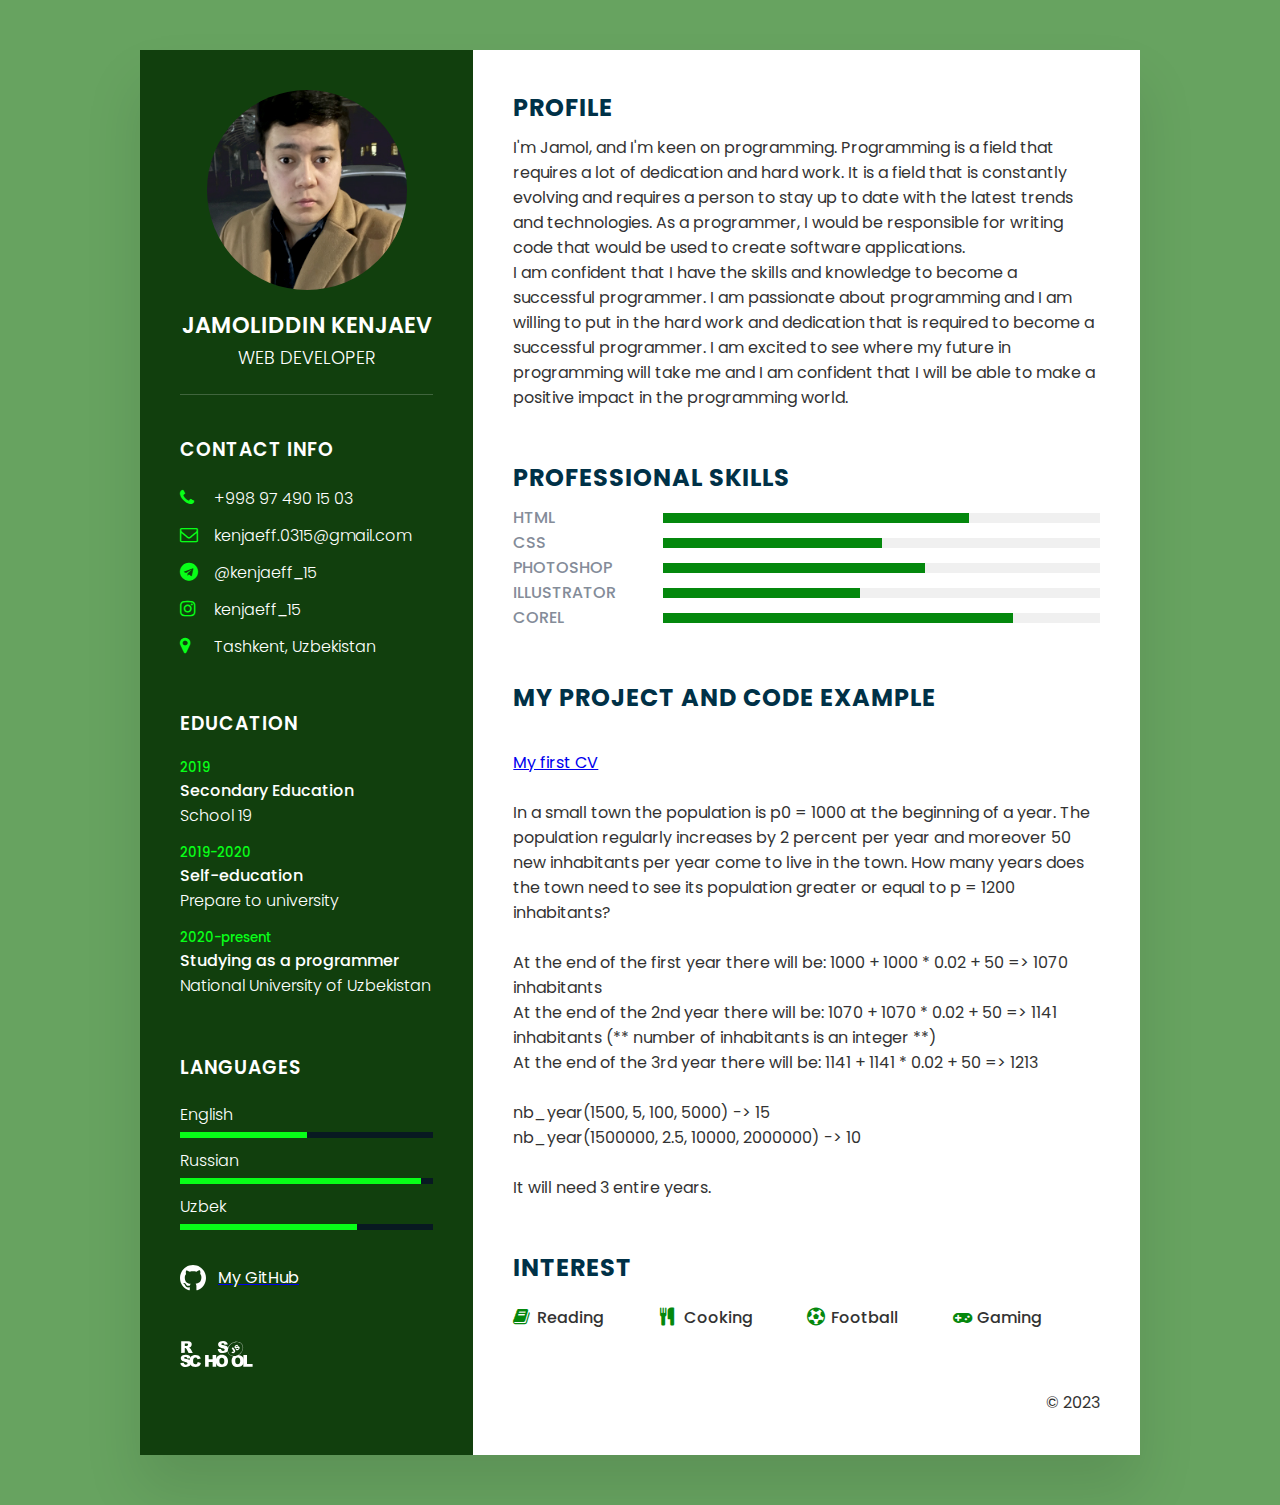
<file: index.html>
<!DOCTYPE html>
<html lang="en">
  <head>
    <meta charset="UTF-8" />
    <meta name="viewport" content="width=device-width, initial-scale=1.0" />
    <link
      rel="stylesheet"
      href="https://cdnjs.cloudflare.com/ajax/libs/font-awesome/4.7.0/css/font-awesome.css"
      integrity="sha512-5A8nwdMOWrSz20fDsjczgUidUBR8liPYU+WymTZP1lmY9G6Oc7HlZv156XqnsgNUzTyMefFTcsFH/tnJE/+xBg=="
      crossorigin="anonymous"
      referrerpolicy="no-referrer"
    />
    <link rel="stylesheet" href="style.css" />
    <title>CV</title>
  </head>
  <body>
    <main>
      <div class="container">
        <div class="left_side">
          <header class="profileText">
            <div class="imgBx">
              <img src="my.JPG" alt="my photo" />
            </div>
            <h2>Jamoliddin Kenjaev<br /><span>Web Developer</span></h2>
          </header>

          <nav class="contactInfo">
            <h3 class="title">Contact Info</h3>
            <ul>
              <li>
                <span class="icon"
                  ><i class="fa fa-phone" aria-hidden="true"></i>
                </span>
                <span class="text">+998 97 490 15 03</span>
              </li>
              <li>
                <span class="icon"
                  ><i class="fa fa-envelope-o" aria-hidden="true"></i>
                </span>
                <span class="text">kenjaeff.0315@gmail.com</span>
              </li>
              <li>
                <span class="icon"
                  ><i class="fa fa-telegram" aria-hidden="true"></i>
                </span>
                <span class="text">@kenjaeff_15</span>
              </li>
              <li>
                <span class="icon"
                  ><i class="fa fa-instagram" aria-hidden="true"></i>
                </span>
                <span class="text">kenjaeff_15</span>
              </li>
              <li>
                <span class="icon"
                  ><i class="fa fa-map-marker" aria-hidden="true"></i>
                </span>
                <span class="text">Tashkent, Uzbekistan</span>
              </li>
            </ul>
          </nav>

          <div class="contactInfo education">
            <h3 class="title">Education</h3>
            <ul>
              <li>
                <h5>2019</h5>
                <h4>Secondary Education</h4>
                <h4>School 19</h4>
              </li>
              <li>
                <h5>2019-2020</h5>
                <h4>Self-education</h4>
                <h4>Prepare to university</h4>
              </li>
              <li>
                <h5>2020-present</h5>
                <h4>Studying as a programmer</h4>
                <h4>National University of Uzbekistan</h4>
              </li>
            </ul>
          </div>

          <div class="contactInfo language">
            <h3 class="title">Languages</h3>
            <ul>
              <li>
                <span class="text">English</span>
                <div class="percent">
                  <div style="width: 50%"></div>
                </div>
              </li>
              <li>
                <span class="text">Russian</span>
                <div class="percent">
                  <div style="width: 95%"></div>
                </div>
              </li>
              <li>
                <span class="text">Uzbek</span>
                <div class="percent">
                  <div style="width: 70%"></div>
                </div>
              </li>
            </ul>
          </div>
          <footer>
            <a href="https://github.com/Jamol4ik" class="my-github">
              <img
                src="github.svg"
                alt="Github Icon"
                class="github-icon"
                width="26"
                height="26"
              />
              <p>My GitHub</p></a
            >
            <a href="https://rs.school/js/">
              <img
                src="rsschool.svg"
                alt="Rsschool icon"
                class="rsschool"
                width="73"
                height="26"
              />
            </a>
          </footer>
        </div>

        <div class="right_side">
          <header class="about">
            <h2 class="title2">Profile</h2>
            <p>
              I'm Jamol, and I'm keen on programming. Programming is a field
              that requires a lot of dedication and hard work. It is a field
              that is constantly evolving and requires a person to stay up to
              date with the latest trends and technologies. As a programmer, I
              would be responsible for writing code that would be used to create
              software applications. <br />I am confident that I have the skills
              and knowledge to become a successful programmer. I am passionate
              about programming and I am willing to put in the hard work and
              dedication that is required to become a successful programmer. I
              am excited to see where my future in programming will take me and
              I am confident that I will be able to make a positive impact in
              the programming world.
            </p>
          </header>

          <div class="about skills">
            <h2 class="title2">Professional Skills</h2>
            <div class="box">
              <h4>Html</h4>
              <div class="percent">
                <div style="width: 70%"></div>
              </div>
            </div>
            <div class="box">
              <h4>CSS</h4>
              <div class="percent">
                <div style="width: 50%"></div>
              </div>
            </div>
            <div class="box">
              <h4>Photoshop</h4>
              <div class="percent">
                <div style="width: 60%"></div>
              </div>
            </div>
            <div class="box">
              <h4>Illustrator</h4>
              <div class="percent">
                <div style="width: 45%"></div>
              </div>
            </div>
            <div class="box">
              <h4>Corel</h4>
              <div class="percent">
                <div style="width: 80%"></div>
              </div>
            </div>
          </div>

          <div class="about code">
            <h2 class="title2">My project and Code example</h2>
            <br />
            <a href="https://jamol4ik.github.io/rsschool-cv/">My first CV</a>
            <br /><br />

            <p>
              In a small town the population is p0 = 1000 at the beginning of a
              year. The population regularly increases by 2 percent per year and
              moreover 50 new inhabitants per year come to live in the town. How
              many years does the town need to see its population greater or
              equal to p = 1200 inhabitants?<br /><br />
              At the end of the first year there will be: 1000 + 1000 * 0.02 +
              50 => 1070 inhabitants <br />

              At the end of the 2nd year there will be: 1070 + 1070 * 0.02 + 50
              => 1141 inhabitants (** number of inhabitants is an integer **)
              <br />

              At the end of the 3rd year there will be: 1141 + 1141 * 0.02 + 50
              => 1213 <br /><br />

              nb_year(1500, 5, 100, 5000) -> 15 <br />
              nb_year(1500000, 2.5, 10000, 2000000) -> 10 <br /><br />

              It will need 3 entire years.
            </p>
          </div>

          <div class="about interest">
            <h2 class="title2">Interest</h2>
            <ul>
              <li><i class="fa fa-book" aria-hidden="true"></i> Reading</li>
              <li><i class="fa fa-cutlery" aria-hidden="true"></i> Cooking</li>
              <li>
                <i class="fa fa-futbol-o" aria-hidden="true"></i> Football
              </li>
              <li><i class="fa fa-gamepad" aria-hidden="true"></i> Gaming</li>
            </ul>
          </div>
          <footer>
            <p class="year">© 2023</p>
          </footer>
        </div>
      </div>
    </main>
  </body>
</html>
</file>
<file: style.css>
@import url("https://fonts.googleapis.com/css2?family=Permanent+Marker&family=Poppins:wght@200;300;400;500;600;700;800;900&display=swap");

* {
  margin: 0;
  padding: 0;
  box-sizing: border-box;
  font-family: "Poppins", sans-serif;
}

body {
  background: rgb(103, 163, 96);
  display: flex;
  justify-content: center;
  align-items: center;
  min-height: 100vh;
}

.container {
  position: relative;
  width: 100%;
  max-width: 1000px;
  min-height: 1000px;
  background: #fff;
  margin: 50px;
  display: grid;
  grid-template-columns: 1fr 2fr;
  box-shadow: 0 35px 55px rgba(0, 0, 0, 0.1);
}

.container .left_side {
  position: relative;
  background: #113f0d;
  padding: 40px;
}

.profileText {
  position: relative;
  display: flex;
  flex-direction: column;
  align-items: center;
  padding-bottom: 20px;
  border-bottom: 1px solid rgba(255, 255, 255, 0.2);
}

.profileText .imgBx {
  position: relative;
  width: 200px;
  height: 200px;
  border-radius: 50%;
  overflow: hidden;
}

.profileText .imgBx img {
  position: absolute;
  top: 0;
  left: 0;
  width: 100%;
  height: 100%;
  object-fit: cover;
}

.profileText h2 {
  color: #fff;
  font-size: 1.4em;
  margin-top: 20px;
  text-transform: uppercase;
  text-align: center;
  font-weight: 600;
  line-height: 1.4em;
}

.profileText h2 span {
  font-size: 0.8em;
  font-weight: 300;
}

.contactInfo {
  padding-top: 40px;
}

.title {
  color: #fff;
  text-transform: uppercase;
  font-weight: 600;
  letter-spacing: 1px;
  margin-bottom: 20px;
}

.contactInfo ul {
  position: relative;
}

.contactInfo ul li {
  position: relative;
  list-style: none;
  margin: 10px 0;
  cursor: pointer;
}

.contactInfo ul li .icon {
  display: inline-block;
  width: 30px;
  font-size: 18px;
  color: #08ff18;
}

.contactInfo ul li span {
  color: #fff;
  font-weight: 300;
}

.contactInfo.education li {
  margin-bottom: 15px;
}

.contactInfo.education h5 {
  color: #08ff18;
  font-weight: 500;
}

.contactInfo.education h4:nth-child(2) {
  color: #fff;
  font-weight: 500;
}

.contactInfo.education h4 {
  color: #fff;
  font-weight: 300;
}

.contactInfo.language .percent {
  position: relative;
  width: 100%;
  height: 6px;
  background: #081921;
  display: block;
  margin-top: 5px;
}

.contactInfo.language .percent div {
  position: absolute;
  top: 0;
  left: 0;
  height: 100%;
  background: #08ff18;
}

.my-github {
  margin-top: 35px;
  display: flex;
  align-items: center;
}

.my-github p {
  margin-left: 12px;
  color: #fff;
}

.rsschool {
  margin-top: 50px;
}

.container .right_side {
  position: relative;
  background: #fff;
  padding: 40px;
}

.about {
  margin-bottom: 50px;
}

.about:last-child {
  margin-bottom: 0;
}

.title2 {
  color: #003147;
  text-transform: uppercase;
  letter-spacing: 1px;
  margin-bottom: 10px;
}

p {
  color: #333;
}

.skills .box {
  position: relative;
  width: 100%;
  display: grid;
  grid-template-columns: 150px 1fr;
  justify-content: center;
  align-items: center;
}

.skills .box h4 {
  text-transform: uppercase;
  color: #848c99;
  font-weight: 500;
}

.skills .box .percent {
  position: relative;
  width: 100%;
  height: 10px;
  background: #f0f0f0;
}

.skills .box .percent div {
  position: absolute;
  top: 0;
  left: 0;
  height: 100%;
  background: #04880d;
}

.interest ul {
  display: grid;
  grid-template-columns: repeat(4, 1fr);
}

.interest ul li {
  list-style: none;
  color: #333;
  font-weight: 500;
  margin: 10px 0;
}

.interest ul li .fa {
  color: #04880d;
  font-size: 18px;
  width: 20px;
}

.year {
  text-align: right;
}
</file>
